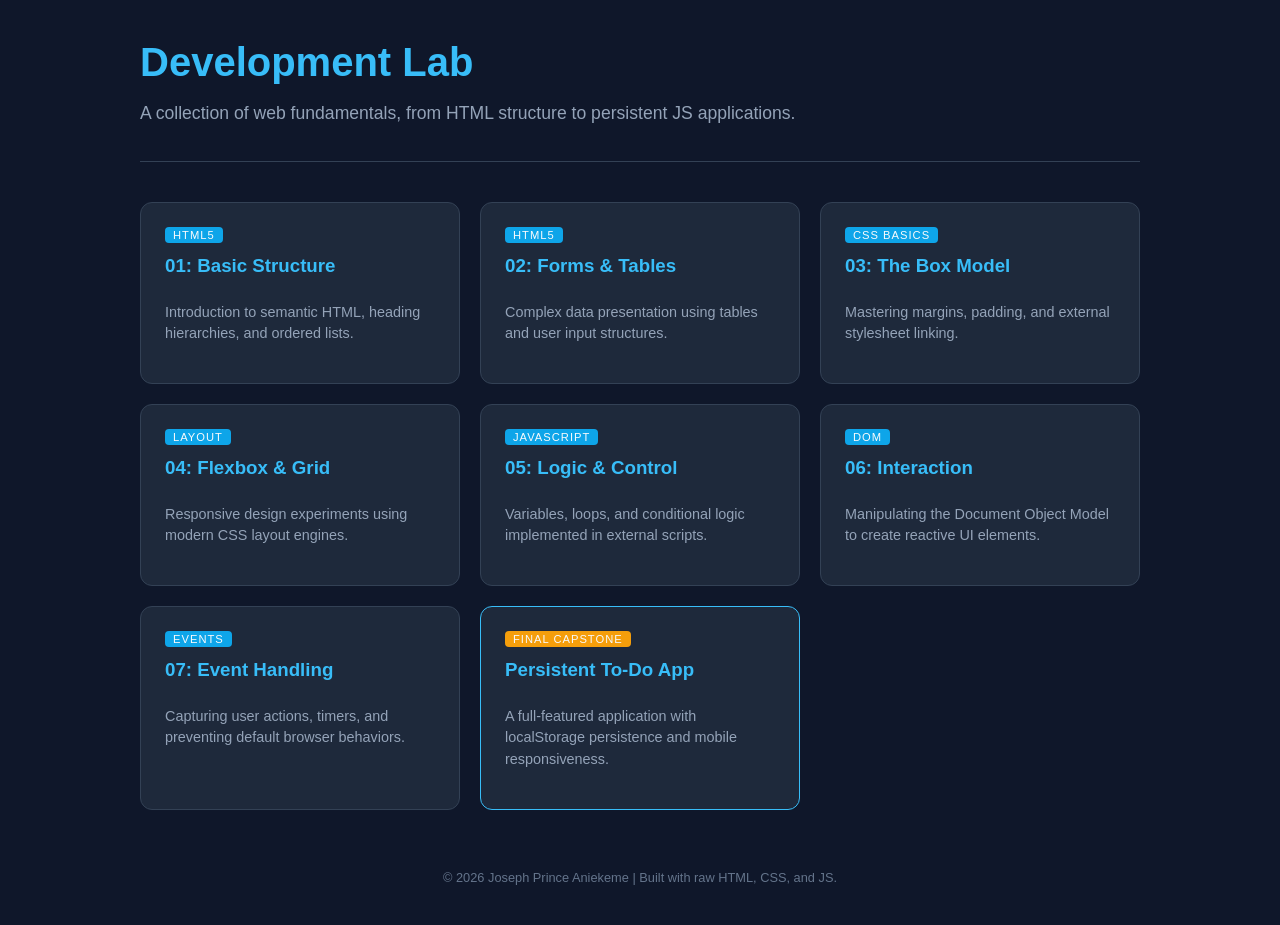
<file: index.html>
<!DOCTYPE html>
<html lang="en">
<head>
    <meta charset="UTF-8">
    <meta name="viewport" content="width=device-width, initial-scale=1.0">
    <title>Joseph Prince | Web Dev Portfolio</title>
    <style>
        :root {
            --bg: #0f172a;
            --card-bg: #1e293b;
            --text: #f8fafc;
            --accent: #38bdf8;
        }

        body {
            background-color: var(--bg);
            color: var(--text);
            font-family: 'Inter', -apple-system, sans-serif;
            margin: 0;
            padding: 40px 20px;
        }

        .container {
            max-width: 1000px;
            margin: 0 auto;
        }

        header {
            border-bottom: 1px solid #334155;
            padding-bottom: 20px;
            margin-bottom: 40px;
        }

        h1 { font-size: 2.5rem; margin: 0; color: var(--accent); }
        p.subtitle { color: #94a3b8; font-size: 1.1rem; }

        .project-grid {
            display: grid;
            grid-template-columns: repeat(auto-fill, minmax(300px, 1fr));
            gap: 20px;
        }

        .card {
            background: var(--card-bg);
            padding: 24px;
            border-radius: 12px;
            border: 1px solid #334155;
            transition: transform 0.2s, border-color 0.2s;
            text-decoration: none;
            color: inherit;
            display: flex;
            flex-direction: column;
        }

        .card:hover {
            transform: translateY(-5px);
            border-color: var(--accent);
        }

        .card h3 { margin: 0 0 10px 0; color: var(--accent); }
        .card p { font-size: 0.9rem; color: #94a3b8; line-height: 1.5; flex-grow: 1; }
        
        .tag {
            font-size: 0.7rem;
            text-transform: uppercase;
            letter-spacing: 1px;
            background: #0ea5e9;
            padding: 2px 8px;
            border-radius: 4px;
            width: fit-content;
            margin-bottom: 12px;
        }

        footer {
            text-align: center;
            margin-top: 60px;
            color: #64748b;
            font-size: 0.8rem;
        }
    </style>
</head>
<body>

<div class="container">
    <header>
        <h1>Development Lab</h1>
        <p class="subtitle">A collection of web fundamentals, from HTML structure to persistent JS applications.</p>
    </header>

    <div class="project-grid">
        <a href="lab1.html" class="card">
            <span class="tag">HTML5</span>
            <h3>01: Basic Structure</h3>
            <p>Introduction to semantic HTML, heading hierarchies, and ordered lists.</p>
        </a>

        <a href="lab2.html" class="card">
            <span class="tag">HTML5</span>
            <h3>02: Forms & Tables</h3>
            <p>Complex data presentation using tables and user input structures.</p>
        </a>

        <a href="lab3.html" class="card">
            <span class="tag">CSS Basics</span>
            <h3>03: The Box Model</h3>
            <p>Mastering margins, padding, and external stylesheet linking.</p>
        </a>

        <a href="lab4.html" class="card">
            <span class="tag">Layout</span>
            <h3>04: Flexbox & Grid</h3>
            <p>Responsive design experiments using modern CSS layout engines.</p>
        </a>

        <a href="lab5.html" class="card">
            <span class="tag">JavaScript</span>
            <h3>05: Logic & Control</h3>
            <p>Variables, loops, and conditional logic implemented in external scripts.</p>
        </a>

        <a href="lab6.html" class="card">
            <span class="tag">DOM</span>
            <h3>06: Interaction</h3>
            <p>Manipulating the Document Object Model to create reactive UI elements.</p>
        </a>

        <a href="lab7.html" class="card">
            <span class="tag">Events</span>
            <h3>07: Event Handling</h3>
            <p>Capturing user actions, timers, and preventing default browser behaviors.</p>
        </a>

        <a href="todo.html" class="card" style="border: 1px solid var(--accent);">
            <span class="tag" style="background: #f59e0b;">Final Capstone</span>
            <h3>Persistent To-Do App</h3>
            <p>A full-featured application with localStorage persistence and mobile responsiveness.</p>
        </a>
    </div>

    <footer>
        &copy; 2026 Joseph Prince Aniekeme | Built with raw HTML, CSS, and JS.
    </footer>
</div>

</body>
</html>
</file>
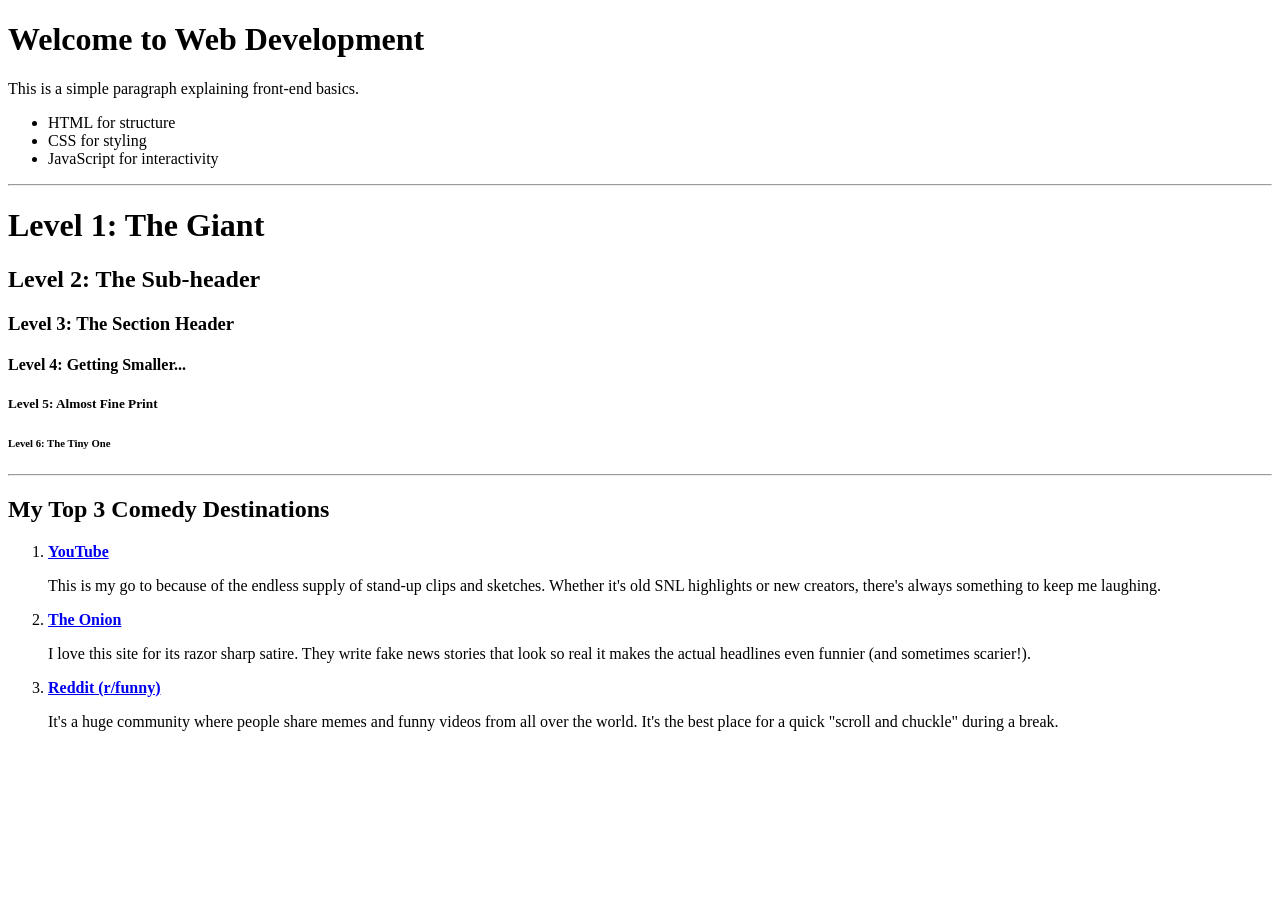
<file: lab1.html>
<!DOCTYPE html>
<html lang="en">
<head>
    <meta charset="UTF-8">
    <meta name="viewport" content="width=device-width, initial-scale=1.0">
    <title>My First Web Page</title>
</head>
<body>

    <h1>Welcome to Web Development</h1>
    <p>This is a simple paragraph explaining front-end basics.</p>

    <ul>
        <li>HTML for structure</li>
        <li>CSS for styling</li>
        <li>JavaScript for interactivity</li>
    </ul>

    <hr>

    <h1>Level 1: The Giant</h1>
    <h2>Level 2: The Sub-header</h2>
    <h3>Level 3: The Section Header</h3>
    <h4>Level 4: Getting Smaller...</h4>
    <h5>Level 5: Almost Fine Print</h5>
    <h6>Level 6: The Tiny One</h6>

    <hr>

    <h2>My Top 3 Comedy Destinations</h2>
    <ol>
        <li>
            <strong><a href="https://www.youtube.com" target="_blank">YouTube</a></strong>
            <p>This is my go to because of the endless supply of stand-up clips and sketches. Whether it's old SNL highlights or new creators, there's always something to keep me laughing.</p>
        </li>
        <li>
            <strong><a href="https://www.theonion.com" target="_blank">The Onion</a></strong>
            <p>I love this site for its razor sharp satire. They write fake news stories that look so real it makes the actual headlines even funnier (and sometimes scarier!).</p>
        </li>
        <li>
            <strong><a href="https://www.reddit.com/r/funny" target="_blank">Reddit (r/funny)</a></strong>
            <p>It's a huge community where people share memes and funny videos from all over the world. It's the best place for a quick "scroll and chuckle" during a break.</p>
        </li>
    </ol>

</body>
</html>
</file>
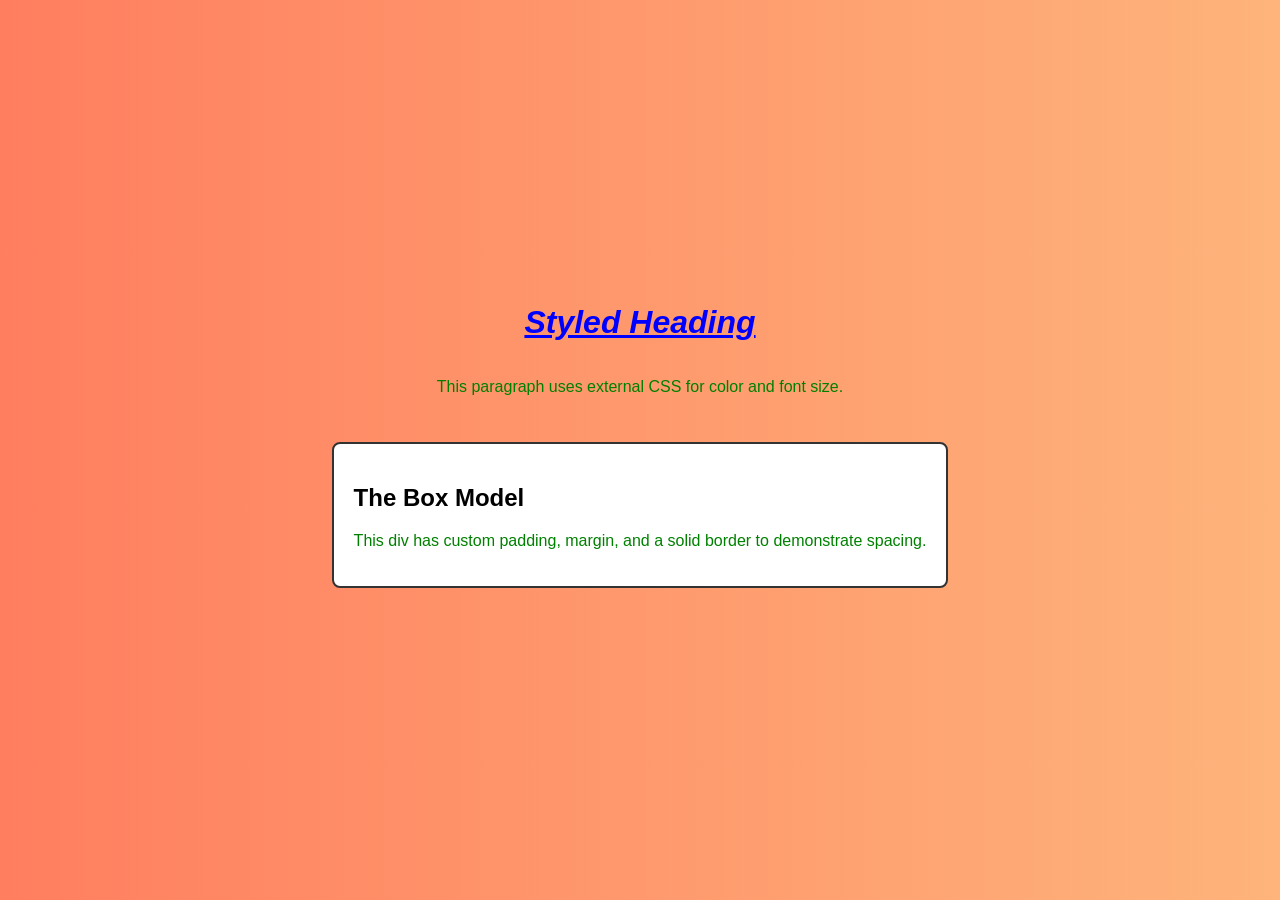
<file: lab3.html>
<!DOCTYPE html>
<html lang="en">
<head>
    <meta charset="UTF-8">
    <meta name="viewport" content="width=device-width, initial-scale=1.0">
    <title>CSS Basics & Box Model</title>
    <link rel="stylesheet" href="lab3-styles.css">

    <style>
        h1 {
            font-style: italic;
            text-decoration: underline;
        }

        /* 3. Styling the new div */
        .box-container {
            border: 2px solid #333;
            padding: 20px;
            margin: 30px;
            background-color: white;
            border-radius: 8px;
        }
    </style>
</head>
<body>

    <h1 style="color: blue;">Styled Heading</h1>

    <p>This paragraph uses external CSS for color and font size.</p>

    <div class="box-container">
        <h2>The Box Model</h2>
        <p>This div has custom padding, margin, and a solid border to demonstrate spacing.</p>
    </div>

</body>
</html>
</file>
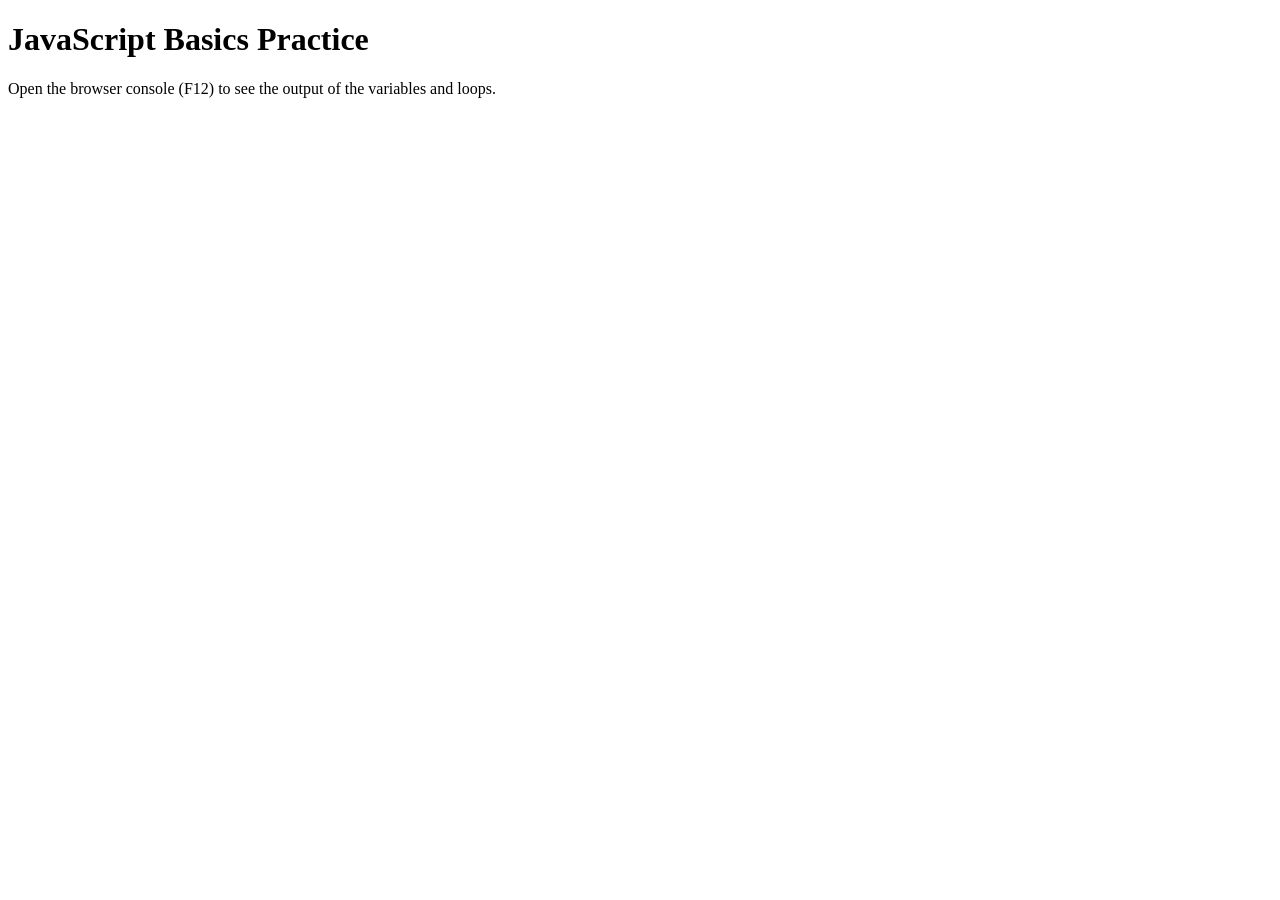
<file: lab5.html>
<!DOCTYPE html>
<html lang="en">
<head>
    <meta charset="UTF-8">
    <meta name="viewport" content="width=device-width, initial-scale=1.0">
    <title>JS Logic & External Scripts</title>
</head>
<body>

    <h1>JavaScript Basics Practice</h1>
    <p>Open the browser console (F12) to see the output of the variables and loops.</p>

    <script src="scripts.js"></script>
</body>
</html>
</file>
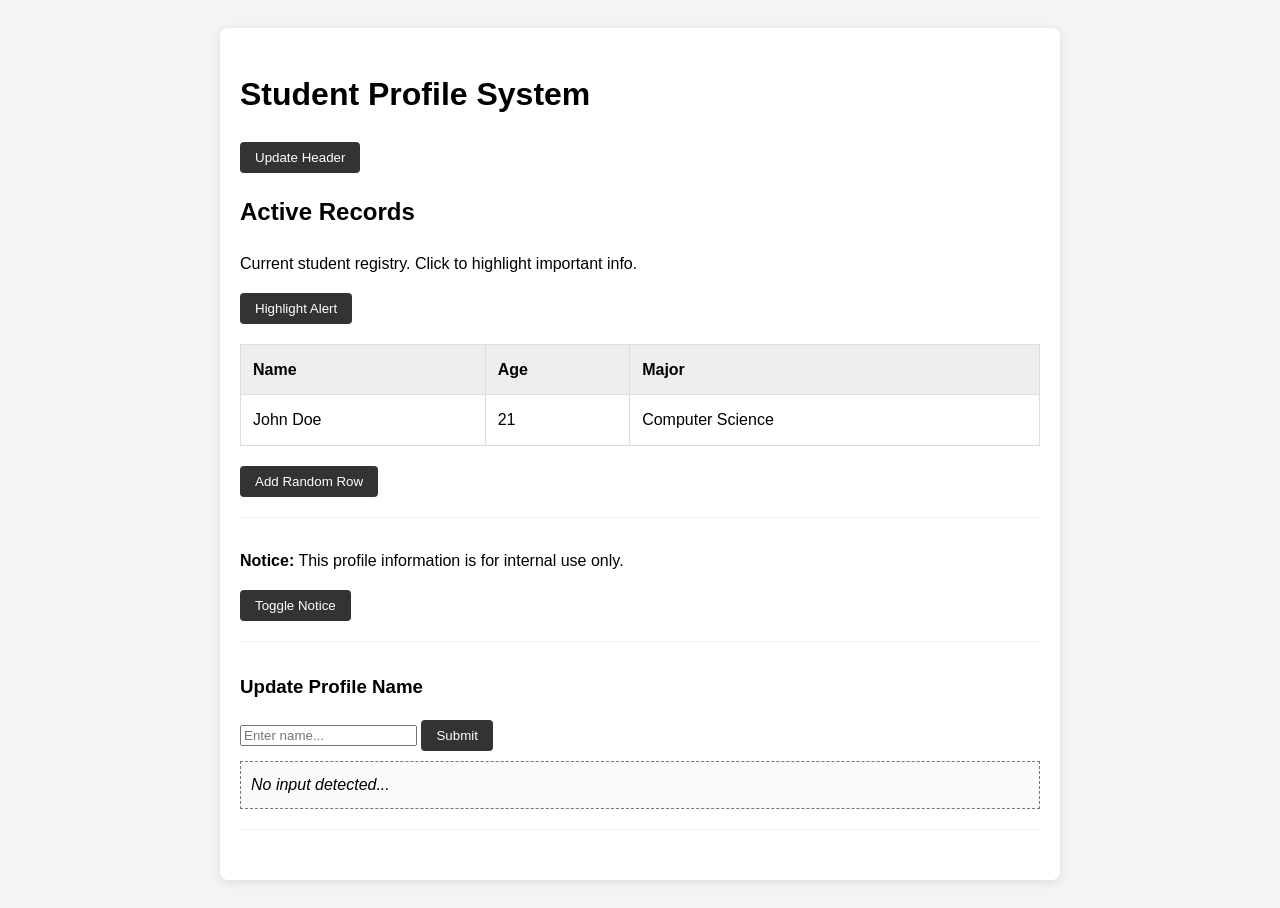
<file: lab6.html>
<!DOCTYPE html>
<html lang="en">
<head>
    <meta charset="UTF-8">
    <meta name="viewport" content="width=device-width, initial-scale=1.0">
    <title>Integrated Student Portal</title>
    <style>
        body { font-family: sans-serif; line-height: 1.6; padding: 20px; background-color: #f4f4f4; }
        .container { max-width: 800px; margin: auto; background: white; padding: 20px; border-radius: 8px; box-shadow: 0 2px 10px rgba(0,0,0,0.1); }
        .hidden { display: none; }
        .highlight-text { color: crimson; font-weight: bold; font-size: 1.2rem; }
        table { width: 100%; border-collapse: collapse; margin: 20px 0; }
        th, td { padding: 12px; border: 1px solid #ddd; text-align: left; }
        th { background-color: #eee; }
        section { margin-bottom: 30px; border-bottom: 1px solid #eee; padding-bottom: 20px; }
        button { cursor: pointer; padding: 8px 15px; background: #333; color: white; border: none; border-radius: 4px; }
        button:hover { background: #555; }
        #output-box { margin-top: 10px; padding: 10px; border: 1px dashed #777; background: #fafafa; font-style: italic; }
    </style>
</head>
<body>

<div class="container">
    <header>
        <h1 id="title">Student Profile System</h1>
        <button onclick="changeTitle()">Update Header</button>
    </header>

    <main>
        <section>
            <h2>Active Records</h2>
            <p id="color-p">Current student registry. Click to highlight important info.</p>
            <button onclick="updateStyle()">Highlight Alert</button>

            <table>
                <thead>
                    <tr>
                        <th>Name</th>
                        <th>Age</th>
                        <th>Major</th>
                    </tr>
                </thead>
                <tbody id="student-table-body">
                    <tr>
                        <td>John Doe</td>
                        <td>21</td>
                        <td>Computer Science</td>
                    </tr>
                </tbody>
            </table>
            <button onclick="addItem()">Add Random Row</button>
        </section>

        <section>
            <div class="toggle-box">
                <p><strong>Notice:</strong> This profile information is for internal use only.</p>
            </div>
            <button onclick="toggleBox()">Toggle Notice</button>
        </section>

        <section>
            <h3>Update Profile Name</h3>
            <input type="text" id="user-input" placeholder="Enter name...">
            <button onclick="displayInput()">Submit</button>
            <div id="output-box">No input detected...</div>
        </section>
    </main>
</div>

<script>
    // 1. Change Title Logic
    function changeTitle() {
        const title = document.getElementById("title");
        title.innerHTML = "Management Dashboard Active";
        title.style.color = "darkblue";
    }

    // 2. Style Manipulation
    function updateStyle() {
        const p = document.getElementById("color-p");
        p.classList.toggle("highlight-text");
    }

    // 3. Dynamic Table Rows (Appending to DOM)
    function addItem() {
        const tbody = document.getElementById("student-table-body");
        const tr = document.createElement("tr");

        // Using Template Literals to create the row structure
        tr.innerHTML = `
            <td>New Student</td>
            <td>${Math.floor(Math.random() * 5) + 18}</td>
            <td>Engineering</td>
        `;
        tbody.appendChild(tr);
    }

    // 4. QuerySelector & Class Toggling
    function toggleBox() {
        const box = document.querySelector(".toggle-box");
        box.classList.toggle("hidden");
    }

    // 5. Form Input Fetching
    function displayInput() {
        const inputVal = document.getElementById("user-input").value;
        const output = document.getElementById("output-box");

        if (inputVal.trim() === "") {
            output.innerText = "Please enter a valid name.";
        } else {
            output.innerText = "Current Name: " + inputVal;
        }
    }

    // 6. Error Handling: Selecting a non-existent element
    try {
        const ghost = document.querySelector("#missing-element");
        if (!ghost) throw new Error("Element check failed: Target not found.");
    } catch (err) {
        console.warn("DOM Init Check:", err.message);
    }
</script>

</body>
</html>
</file>
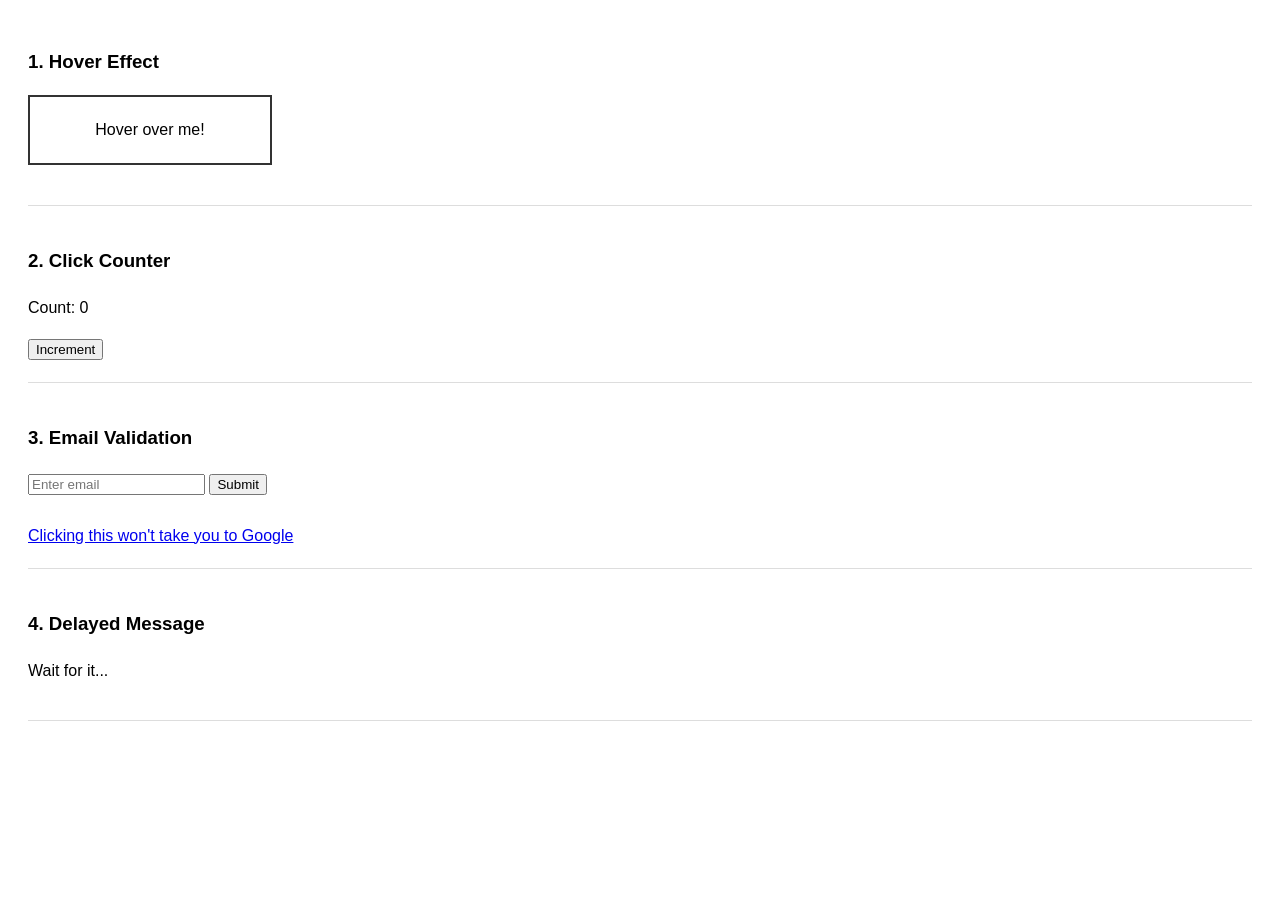
<file: lab7.html>
<!DOCTYPE html>
<html lang="en">
<head>
    <meta charset="UTF-8">
    <meta name="viewport" content="width=device-width, initial-scale=1.0">
    <title>Event Handling & Timers</title>
    <style>
        body { font-family: sans-serif; padding: 20px; line-height: 1.6; }
        .box {
            width: 200px; padding: 20px; border: 2px solid #333;
            text-align: center; margin-bottom: 20px; transition: background 0.3s;
        }
        .error { color: red; font-size: 0.8rem; display: block; }
        .success { color: green; }
        section { margin-bottom: 40px; border-bottom: 1px solid #ddd; padding-bottom: 20px; }
    </style>
</head>
<body>

    <section>
        <h3>1. Hover Effect</h3>
        <div id="hover-box" class="box">Hover over me!</div>
    </section>

    <section>
        <h3>2. Click Counter</h3>
        <p>Count: <span id="count-display">0</span></p>
        <button id="counter-btn">Increment</button>
    </section>

    <section>
        <h3>3. Email Validation</h3>
        <form id="my-form">
            <input type="text" id="email-input" placeholder="Enter email">
            <button type="submit">Submit</button>
            <span id="form-feedback" class="error"></span>
        </form>
        <br>
        <a href="https://google.com" id="blocked-link">Clicking this won't take you to Google</a>
    </section>

    <section>
        <h3>4. Delayed Message</h3>
        <p id="timer-msg">Wait for it...</p>
    </section>

    <script>
        // 1. Mouseover Event
        const hoverBox = document.getElementById("hover-box");
        hoverBox.addEventListener("mouseover", () => {
            hoverBox.style.backgroundColor = "#ffeb3b";
            hoverBox.innerText = "Nice!";
        });
        hoverBox.addEventListener("mouseout", () => {
            hoverBox.style.backgroundColor = "transparent";
            hoverBox.innerText = "Hover over me!";
        });

        // 2. Simple Counter
        let count = 0;
        const display = document.getElementById("count-display");
        document.getElementById("counter-btn").addEventListener("click", () => {
            count++;
            display.innerText = count;
        });

        // 3 & 5. Form Validation & Prevent Default
        const form = document.getElementById("my-form");
        const emailInput = document.getElementById("email-input");
        const feedback = document.getElementById("form-feedback");

        form.addEventListener("submit", (event) => {
            // Stop the form from refreshing the page
            event.preventDefault();

            if (emailInput.value.includes("@")) {
                feedback.innerText = "Valid email! Form submitted (simulated).";
                feedback.className = "success";
            } else {
                feedback.innerText = "Error: Email must contain '@'.";
                feedback.className = "error";
            }
        });

        // Prevent Default on Link
        document.getElementById("blocked-link").addEventListener("click", (e) => {
            e.preventDefault();
            alert("Default behavior prevented! You are staying here.");
        });

        // 4. Timers (setTimeout)
        setTimeout(() => {
            document.getElementById("timer-msg").innerText = "🚀 5 seconds have passed! The text changed.";
            document.getElementById("timer-msg").style.fontWeight = "bold";
        }, 5000);
    </script>
</body>
</html>
</file>
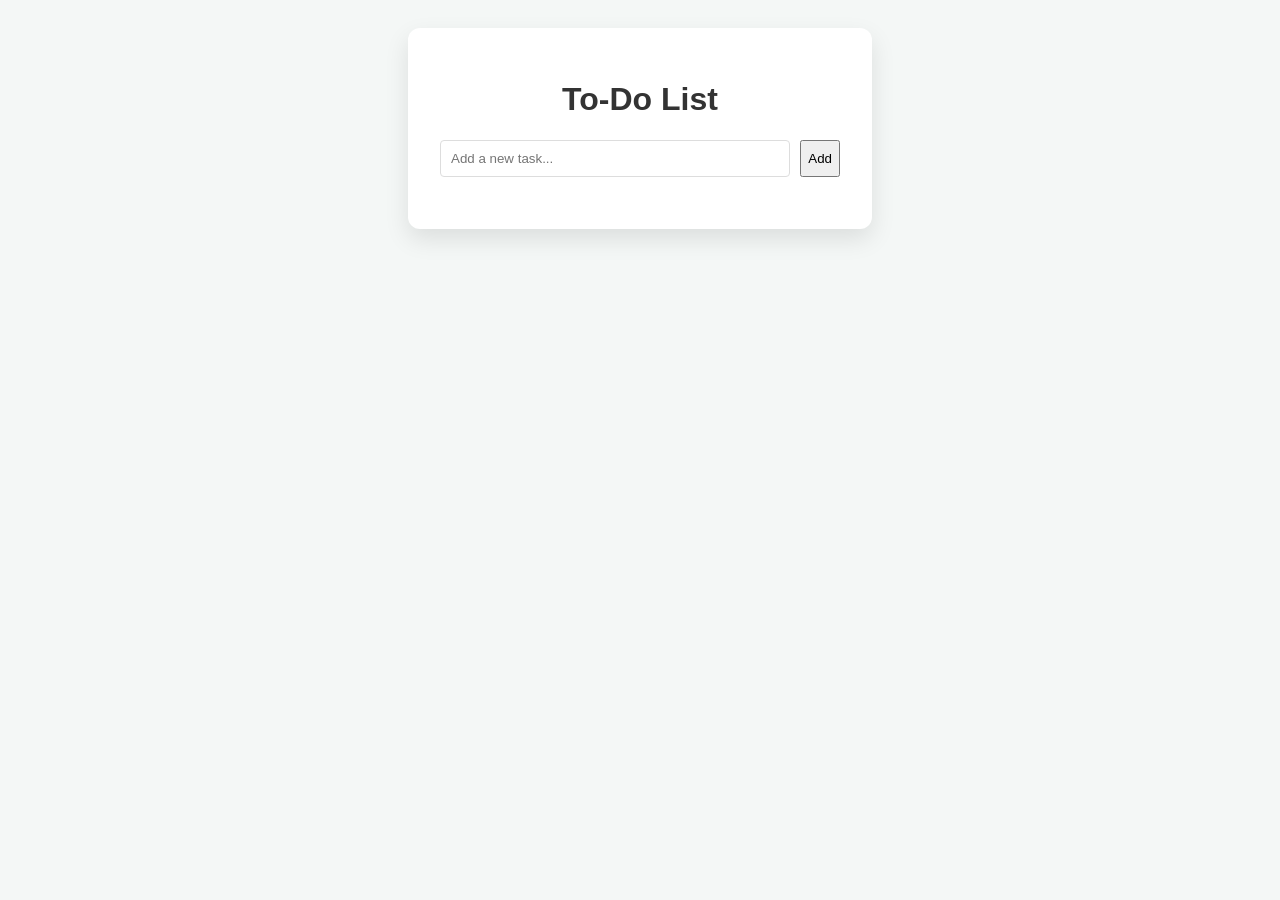
<file: todo.html>
<!DOCTYPE html>
<html lang="en">
<head>
    <meta charset="UTF-8">
    <meta name="viewport" content="width=device-width, initial-scale=1.0">
    <title>Persistent To-Do List</title>
    <link rel="stylesheet" href="todo.css">
</head>
<body>
    <div class="todo-container">
        <h1>To-Do List</h1>
        <div class="input-group">
            <input type="text" id="task" placeholder="Add a new task...">
            <button onclick="addTask()">Add</button>
        </div>
        <ul id="list"></ul>
    </div>
    <script src="todo.js"></script>
</body>
</html>
</file>
<file: lab3-styles.css>
/* 4. Gradient Background and global styles */
body {
    background: linear-gradient(to right, #ff7e5f, #feb47b);
    font-family: Arial, sans-serif;
    min-height: 100vh;
    margin: 0;
    display: flex;
    flex-direction: column;
    align-items: center;
    justify-content: center;
}

p {
    color: green;
    font-size: 16px;
}
</file>
<file: todo.css>
body {
    font-family: 'Segoe UI', Tahoma, Geneva, Verdana, sans-serif;
    background-color: #f4f7f6;
    display: flex;
    justify-content: center;
    padding: 20px;
}

.todo-container {
    background: white;
    padding: 2rem;
    border-radius: 12px;
    box-shadow: 0 10px 25px rgba(0,0,0,0.1);
    width: 100%;
    max-width: 400px;
}

h1 { text-align: center; color: #333; }

.input-group { display: flex; gap: 10px; margin-bottom: 20px; }

input {
    flex: 1;
    padding: 10px;
    border: 1px solid #ddd;
    border-radius: 4px;
}

ul { list-style-type: none; padding: 0; }

li {
    margin: 10px 0;
    padding: 10px;
    background: #fff;
    border-bottom: 1px solid #eee;
    display: flex;
    justify-content: space-between;
    align-items: center;
}

/* 2. Strikethrough for completed tasks */
.completed .task-text {
    text-decoration: line-through;
    color: #888;
}

.task-text { cursor: pointer; flex: 1; }

.delete-btn {
    background: #ff4d4d;
    color: white;
    border: none;
    padding: 5px 10px;
    border-radius: 4px;
    cursor: pointer;
}

/* 4. Responsive Media Query */
@media (max-width: 480px) {
    .todo-container { padding: 1rem; width: 95%; }
    .input-group { flex-direction: column; }
    button { width: 100%; }
}
</file>
